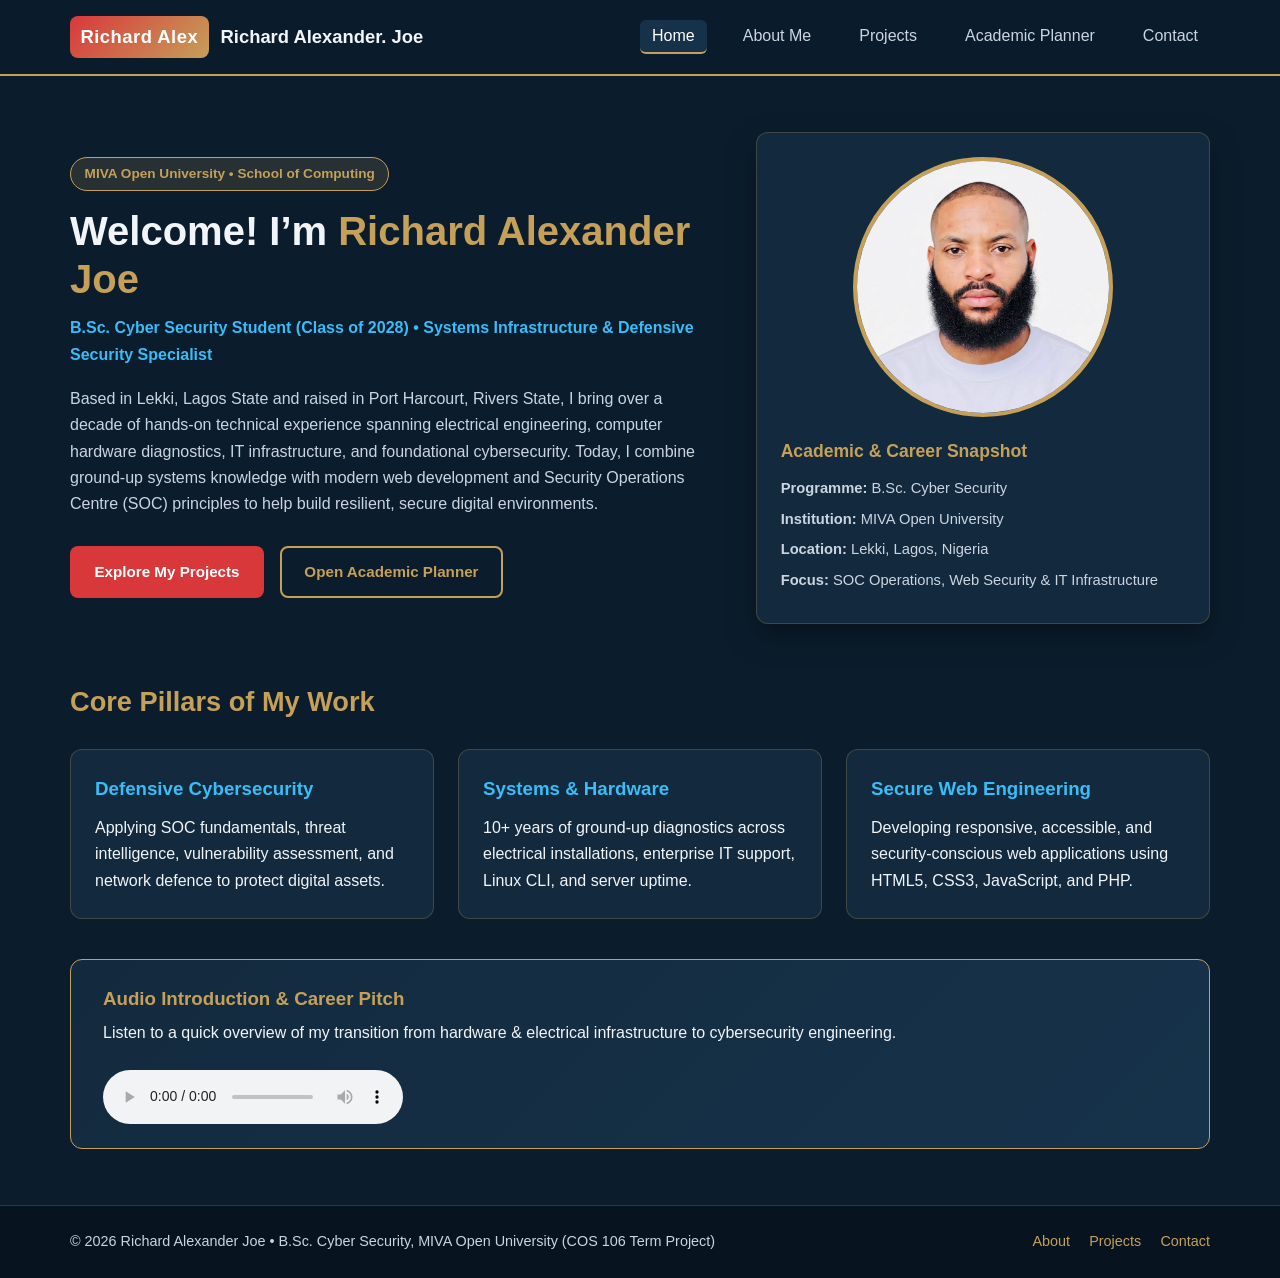
<file: index.html>
<!DOCTYPE html>
<html lang="en">
<head>
  <meta charset="UTF-8" />
  <meta name="viewport" content="width=device-width, initial-scale=1.0" />
  <title>Richard Alexander Joe | Cybersecurity & Web Portfolio</title>
  <link rel="stylesheet" href="style.css" />
</head>
<body>
  <header class="site-header">
    <nav class="navbar container" aria-label="Main Navigation">
      <a href="index.html" class="brand">
        <span class="brand-badge">Richard Alex</span>
        <span>Richard Alexander. Joe</span>
      </a>
      <button class="menu-toggle" id="menuToggle" aria-label="Toggle Navigation">☰</button>
      <ul class="nav-links" id="navLinks">
        <li><a href="index.html" class="active">Home</a></li>
        <li><a href="about.html">About Me</a></li>
        <li><a href="projects.html">Projects</a></li>
        <li><a href="planner.html">Academic Planner</a></li>
        <li><a href="contact.html">Contact</a></li>
      </ul>
    </nav>
  </header>

  <main>
    <section class="hero container">
      <div class="hero-content fade-in">
        <span class="pill-tag">MIVA Open University • School of Computing</span>
        <h1>Welcome! I’m <span class="highlight">Richard Alexander Joe</span></h1>
        <p class="subtitle">
          B.Sc. Cyber Security Student (Class of 2028) &bull; Systems Infrastructure &amp; Defensive Security Specialist
        </p>
        <p class="bio-text">
          Based in Lekki, Lagos State and raised in Port Harcourt, Rivers State, I bring over a decade of hands-on technical experience spanning electrical engineering, computer hardware diagnostics, IT infrastructure, and foundational cybersecurity. Today, I combine ground-up systems knowledge with modern web development and Security Operations Centre (SOC) principles to help build resilient, secure digital environments.
        </p>
        <div class="hero-actions">
          <a href="projects.html" class="btn btn-primary">Explore My Projects</a>
          <a href="planner.html" class="btn btn-outline">Open Academic Planner</a>
        </div>
      </div>

      <aside class="hero-card fade-in">
        <div class="profile-frame">
          <img 
            src="profile.jpg" 
            alt="Portrait of Richard Alexander Joe" 
            onerror="this.src='data:image/svg+xml;utf8,<svg xmlns=%22http://www.w3.org/2000/svg%22 width=%22320%22 height=%22320%22 viewBox=%220 0 320 320%22><rect width=%22320%22 height=%22320%22 fill=%22%230F2537%22/><circle cx=%22160%22 cy=%22120%22 r=%2255%22 fill=%22%23C5A059%22/><path d=%22M65 280 C65 215, 255 215, 255 280%22 fill=%22%23C5A059%22/><text x=%22160%22 y=%22305%22 font-family=%22Arial%22 font-size=%2214%22 fill=%22%23ffffff%22 text-anchor=%22middle%22>Richard Alexander Joe</text></svg>'"
          />
        </div>
        <div class="profile-meta">
          <h3>Academic &amp; Career Snapshot</h3>
          <ul>
            <li><strong>Programme:</strong> B.Sc. Cyber Security</li>
            <li><strong>Institution:</strong> MIVA Open University</li>
            <li><strong>Location:</strong> Lekki, Lagos, Nigeria</li>
            <li><strong>Focus:</strong> SOC Operations, Web Security &amp; IT Infrastructure</li>
          </ul>
        </div>
      </aside>
    </section>

    <section class="highlights-section container">
      <h2 class="section-title">Core Pillars of My Work</h2>
      <div class="grid-3">
        <article class="card">
          <h3>Defensive Cybersecurity</h3>
          <p>Applying SOC fundamentals, threat intelligence, vulnerability assessment, and network defence to protect digital assets.</p>
        </article>
        <article class="card">
          <h3>Systems &amp; Hardware</h3>
          <p>10+ years of ground-up diagnostics across electrical installations, enterprise IT support, Linux CLI, and server uptime.</p>
        </article>
        <article class="card">
          <h3>Secure Web Engineering</h3>
          <p>Developing responsive, accessible, and security-conscious web applications using HTML5, CSS3, JavaScript, and PHP.</p>
        </article>
      </div>
    </section>

    <!-- Multimedia Requirement (HTML5 Audio) -->
    <section class="media-section container">
      <div class="media-box">
        <div>
          <h3>Audio Introduction &amp; Career Pitch</h3>
          <p>Listen to a quick overview of my transition from hardware &amp; electrical infrastructure to cybersecurity engineering.</p>
        </div>
        <audio controls preload="metadata">
          <source src="intro-audio.ogg" type="audio/ogg" />
          Your browser does not support the HTML5 audio element.
        </audio>
      </div>
    </section>
  </main>

  <footer class="site-footer">
    <div class="container footer-content">
      <p>&copy; <span id="year"></span> Richard Alexander Joe &bull; B.Sc. Cyber Security, MIVA Open University (COS 106 Term Project)</p>
      <div class="footer-links">
        <a href="about.html">About</a>
        <a href="projects.html">Projects</a>
        <a href="contact.html">Contact</a>
      </div>
    </div>
  </footer>

  <script src="script.js"></script>
</body>
</html>
</file>
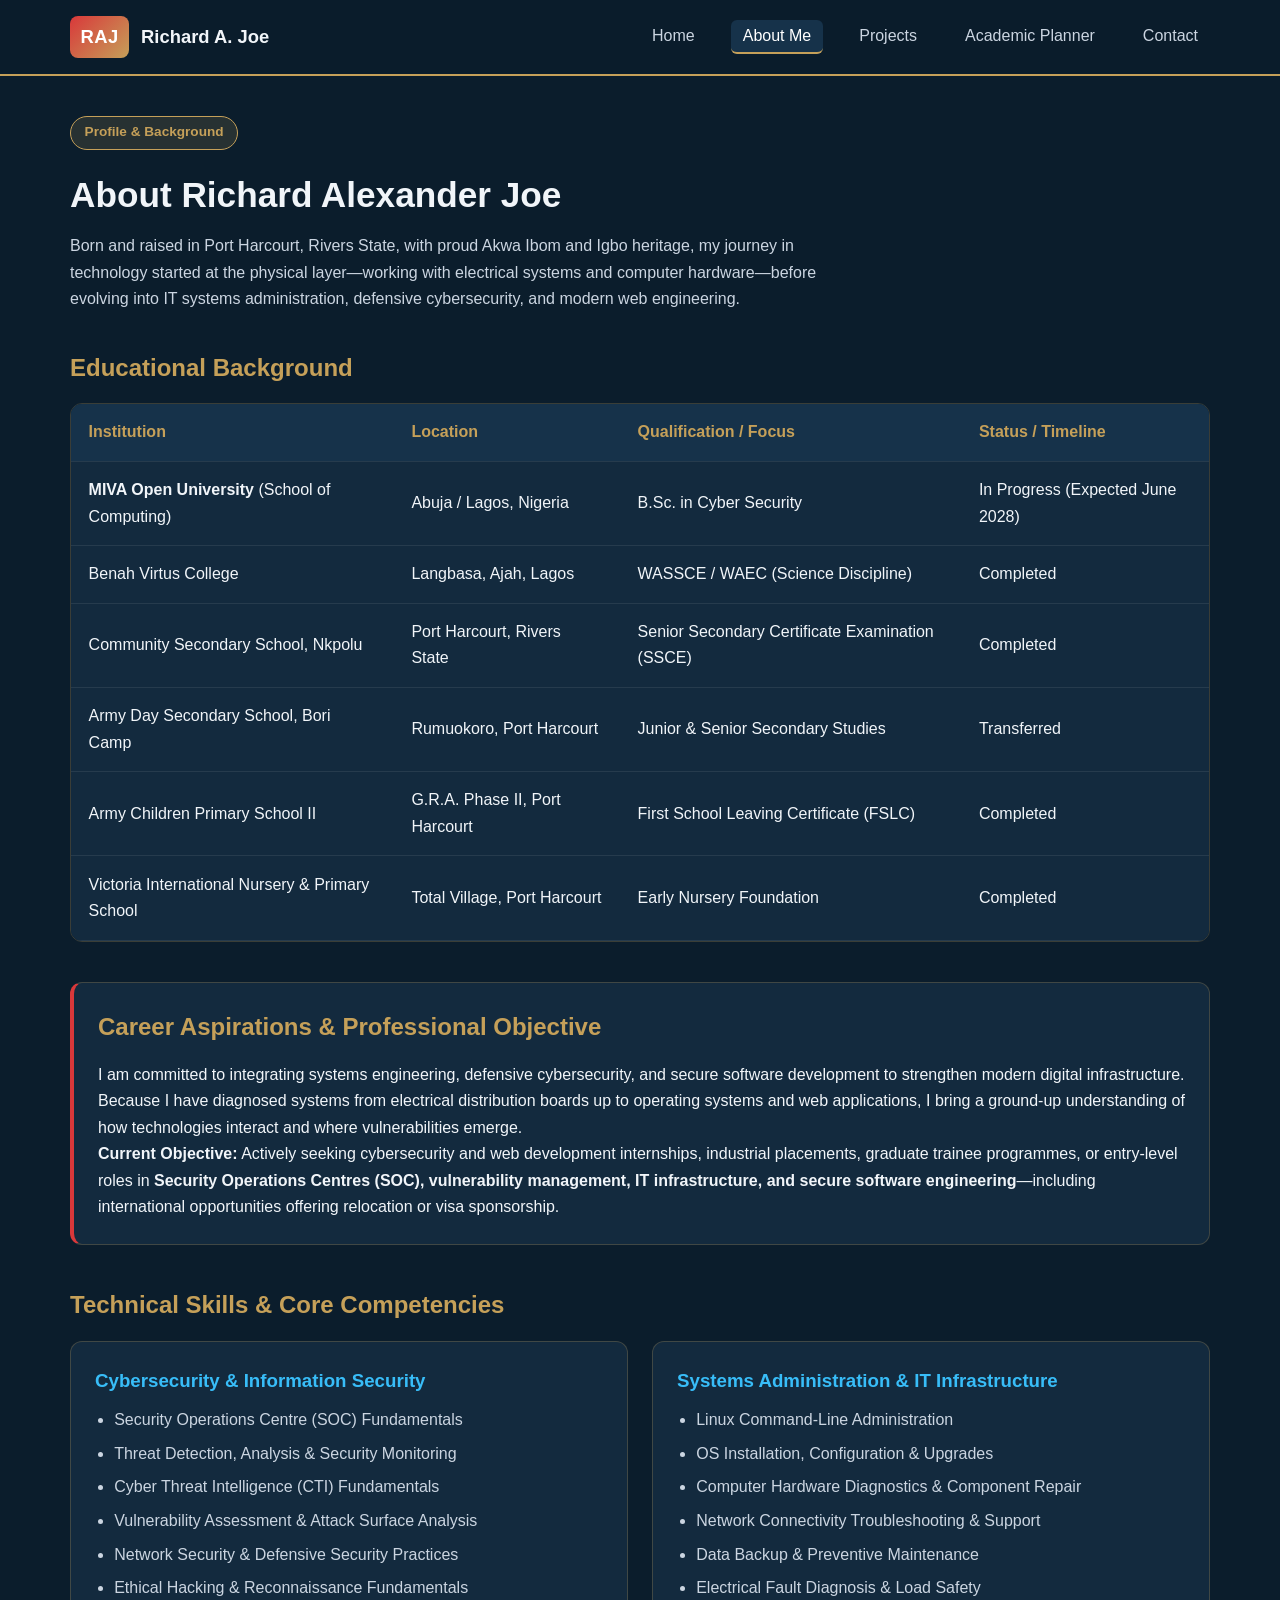
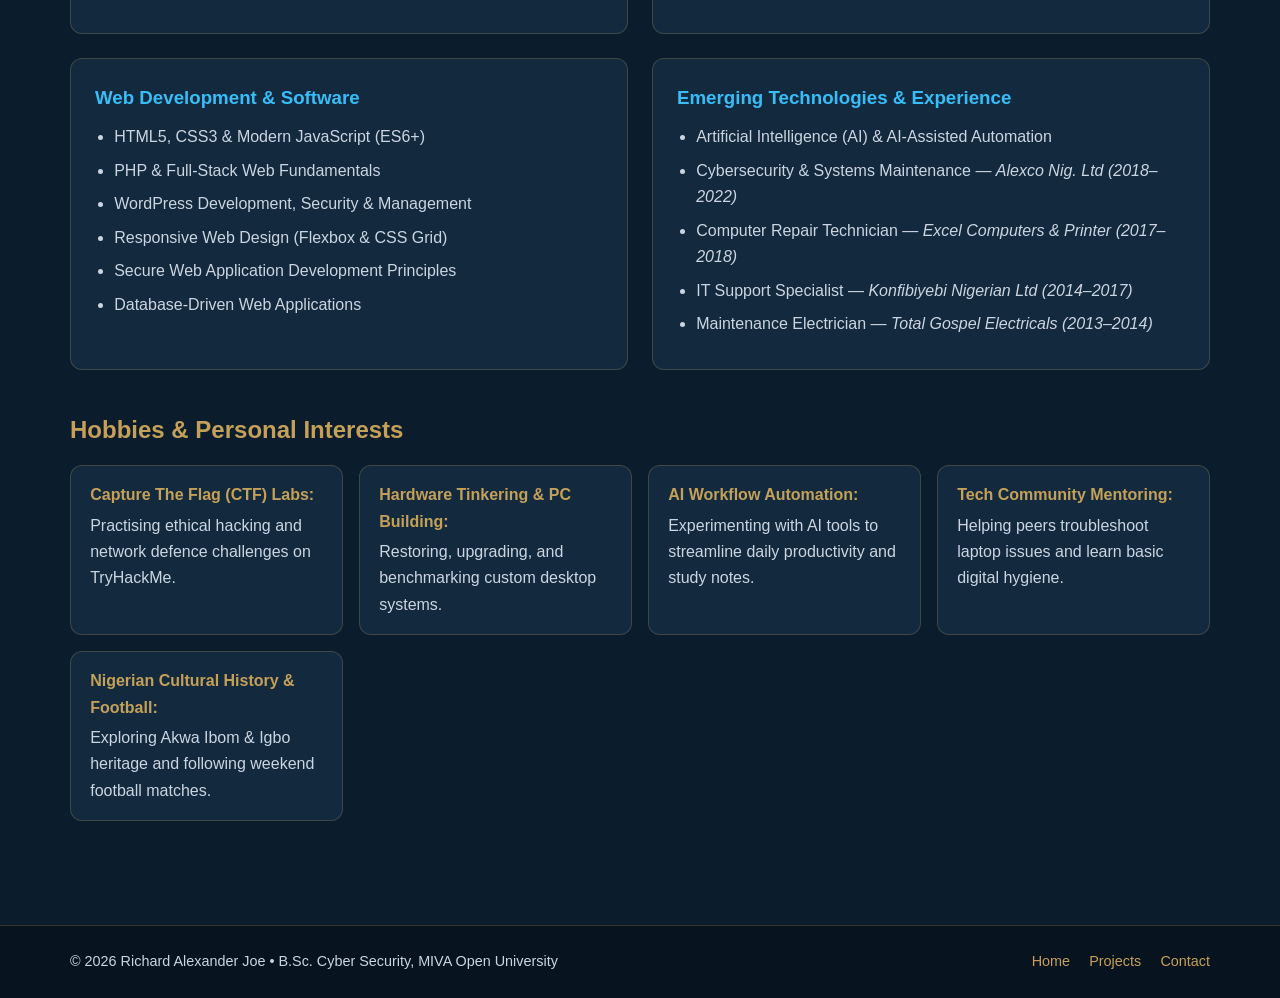
<file: about.html>
<!DOCTYPE html>
<html lang="en">
<head>
  <meta charset="UTF-8" />
  <meta name="viewport" content="width=device-width, initial-scale=1.0" />
  <title>About Me | Richard Alexander Joe</title>
  <link rel="stylesheet" href="style.css" />
</head>
<body>
  <header class="site-header">
    <nav class="navbar container" aria-label="Main Navigation">
      <a href="index.html" class="brand">
        <span class="brand-badge">RAJ</span>
        <span>Richard A. Joe</span>
      </a>
      <button class="menu-toggle" id="menuToggle" aria-label="Toggle Navigation">☰</button>
      <ul class="nav-links" id="navLinks">
        <li><a href="index.html">Home</a></li>
        <li><a href="about.html" class="active">About Me</a></li>
        <li><a href="projects.html">Projects</a></li>
        <li><a href="planner.html">Academic Planner</a></li>
        <li><a href="contact.html">Contact</a></li>
      </ul>
    </nav>
  </header>

  <main class="container page-content">
    <section class="page-header">
      <span class="pill-tag">Profile &amp; Background</span>
      <h1>About Richard Alexander Joe</h1>
      <p>
        Born and raised in Port Harcourt, Rivers State, with proud Akwa Ibom and Igbo heritage, my journey in technology started at the physical layer—working with electrical systems and computer hardware—before evolving into IT systems administration, defensive cybersecurity, and modern web engineering.
      </p>
    </section>

    <!-- Educational Background Table (Satisfies HTML Table Requirement) -->
    <section class="section-block">
      <h2>Educational Background</h2>
      <div class="table-wrapper">
        <table class="data-table">
          <thead>
            <tr>
              <th>Institution</th>
              <th>Location</th>
              <th>Qualification / Focus</th>
              <th>Status / Timeline</th>
            </tr>
          </thead>
          <tbody>
            <tr>
              <td><strong>MIVA Open University</strong> (School of Computing)</td>
              <td>Abuja / Lagos, Nigeria</td>
              <td>B.Sc. in Cyber Security</td>
              <td>In Progress (Expected June 2028)</td>
            </tr>
            <tr>
              <td>Benah Virtus College</td>
              <td>Langbasa, Ajah, Lagos</td>
              <td>WASSCE / WAEC (Science Discipline)</td>
              <td>Completed</td>
            </tr>
            <tr>
              <td>Community Secondary School, Nkpolu</td>
              <td>Port Harcourt, Rivers State</td>
              <td>Senior Secondary Certificate Examination (SSCE)</td>
              <td>Completed</td>
            </tr>
            <tr>
              <td>Army Day Secondary School, Bori Camp</td>
              <td>Rumuokoro, Port Harcourt</td>
              <td>Junior &amp; Senior Secondary Studies</td>
              <td>Transferred</td>
            </tr>
            <tr>
              <td>Army Children Primary School II</td>
              <td>G.R.A. Phase II, Port Harcourt</td>
              <td>First School Leaving Certificate (FSLC)</td>
              <td>Completed</td>
            </tr>
            <tr>
              <td>Victoria International Nursery &amp; Primary School</td>
              <td>Total Village, Port Harcourt</td>
              <td>Early Nursery Foundation</td>
              <td>Completed</td>
            </tr>
          </tbody>
        </table>
      </div>
    </section>

    <!-- Career Aspirations -->
    <section class="section-block card accent-border">
      <h2>Career Aspirations &amp; Professional Objective</h2>
      <p>
        I am committed to integrating systems engineering, defensive cybersecurity, and secure software development to strengthen modern digital infrastructure. Because I have diagnosed systems from electrical distribution boards up to operating systems and web applications, I bring a ground-up understanding of how technologies interact and where vulnerabilities emerge.
      </p>
      <p>
        <strong>Current Objective:</strong> Actively seeking cybersecurity and web development internships, industrial placements, graduate trainee programmes, or entry-level roles in <strong>Security Operations Centres (SOC), vulnerability management, IT infrastructure, and secure software engineering</strong>—including international opportunities offering relocation or visa sponsorship.
      </p>
    </section>

    <!-- Technical Skills Grid -->
    <section class="section-block">
      <h2>Technical Skills &amp; Core Competencies</h2>
      <div class="grid-2">
        <article class="card">
          <h3>Cybersecurity &amp; Information Security</h3>
          <ul class="styled-list">
            <li>Security Operations Centre (SOC) Fundamentals</li>
            <li>Threat Detection, Analysis &amp; Security Monitoring</li>
            <li>Cyber Threat Intelligence (CTI) Fundamentals</li>
            <li>Vulnerability Assessment &amp; Attack Surface Analysis</li>
            <li>Network Security &amp; Defensive Security Practices</li>
            <li>Ethical Hacking &amp; Reconnaissance Fundamentals</li>
          </ul>
        </article>

        <article class="card">
          <h3>Systems Administration &amp; IT Infrastructure</h3>
          <ul class="styled-list">
            <li>Linux Command-Line Administration</li>
            <li>OS Installation, Configuration &amp; Upgrades</li>
            <li>Computer Hardware Diagnostics &amp; Component Repair</li>
            <li>Network Connectivity Troubleshooting &amp; Support</li>
            <li>Data Backup &amp; Preventive Maintenance</li>
            <li>Electrical Fault Diagnosis &amp; Load Safety</li>
          </ul>
        </article>

        <article class="card">
          <h3>Web Development &amp; Software</h3>
          <ul class="styled-list">
            <li>HTML5, CSS3 &amp; Modern JavaScript (ES6+)</li>
            <li>PHP &amp; Full-Stack Web Fundamentals</li>
            <li>WordPress Development, Security &amp; Management</li>
            <li>Responsive Web Design (Flexbox &amp; CSS Grid)</li>
            <li>Secure Web Application Development Principles</li>
            <li>Database-Driven Web Applications</li>
          </ul>
        </article>

        <article class="card">
          <h3>Emerging Technologies &amp; Experience</h3>
          <ul class="styled-list">
            <li>Artificial Intelligence (AI) &amp; AI-Assisted Automation</li>
            <li>Cybersecurity &amp; Systems Maintenance — <em>Alexco Nig. Ltd (2018–2022)</em></li>
            <li>Computer Repair Technician — <em>Excel Computers &amp; Printer (2017–2018)</em></li>
            <li>IT Support Specialist — <em>Konfibiyebi Nigerian Ltd (2014–2017)</em></li>
            <li>Maintenance Electrician — <em>Total Gospel Electricals (2013–2014)</em></li>
          </ul>
        </article>
      </div>
    </section>

    <!-- Hobbies & Interests -->
    <section class="section-block">
      <h2>Hobbies &amp; Personal Interests</h2>
      <div class="hobbies-grid">
        <div class="hobby-chip"><strong>Capture The Flag (CTF) Labs:</strong> Practising ethical hacking and network defence challenges on TryHackMe.</div>
        <div class="hobby-chip"><strong>Hardware Tinkering &amp; PC Building:</strong> Restoring, upgrading, and benchmarking custom desktop systems.</div>
        <div class="hobby-chip"><strong>AI Workflow Automation:</strong> Experimenting with AI tools to streamline daily productivity and study notes.</div>
        <div class="hobby-chip"><strong>Tech Community Mentoring:</strong> Helping peers troubleshoot laptop issues and learn basic digital hygiene.</div>
        <div class="hobby-chip"><strong>Nigerian Cultural History &amp; Football:</strong> Exploring Akwa Ibom &amp; Igbo heritage and following weekend football matches.</div>
      </div>
    </section>
  </main>

  <footer class="site-footer">
    <div class="container footer-content">
      <p>&copy; <span id="year"></span> Richard Alexander Joe &bull; B.Sc. Cyber Security, MIVA Open University</p>
      <div class="footer-links">
        <a href="index.html">Home</a>
        <a href="projects.html">Projects</a>
        <a href="contact.html">Contact</a>
      </div>
    </div>
  </footer>

  <script src="script.js"></script>
</body>
</html>
</file>
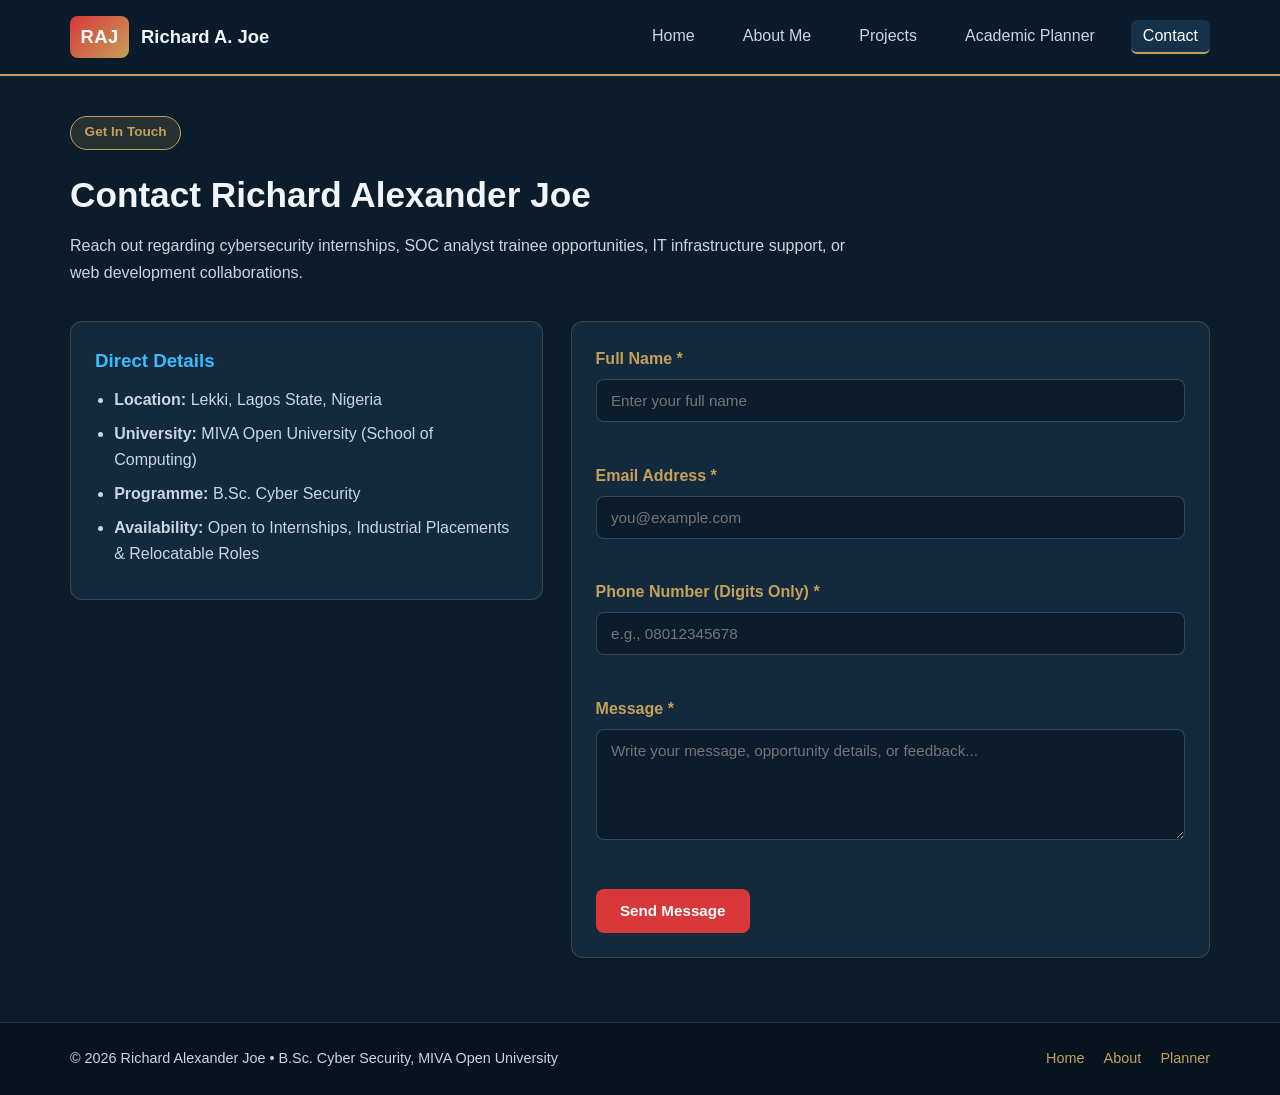
<file: contact.html>
<!DOCTYPE html>
<html lang="en">
<head>
  <meta charset="UTF-8" />
  <meta name="viewport" content="width=device-width, initial-scale=1.0" />
  <title>Contact | Richard Alexander Joe</title>
  <link rel="stylesheet" href="style.css" />
</head>
<body>
  <header class="site-header">
    <nav class="navbar container" aria-label="Main Navigation">
      <a href="index.html" class="brand">
        <span class="brand-badge">RAJ</span>
        <span>Richard A. Joe</span>
      </a>
      <button class="menu-toggle" id="menuToggle" aria-label="Toggle Navigation">☰</button>
      <ul class="nav-links" id="navLinks">
        <li><a href="index.html">Home</a></li>
        <li><a href="about.html">About Me</a></li>
        <li><a href="projects.html">Projects</a></li>
        <li><a href="planner.html">Academic Planner</a></li>
        <li><a href="contact.html" class="active">Contact</a></li>
      </ul>
    </nav>
  </header>

  <main class="container page-content">
    <section class="page-header">
      <span class="pill-tag">Get In Touch</span>
      <h1>Contact Richard Alexander Joe</h1>
      <p>
        Reach out regarding cybersecurity internships, SOC analyst trainee opportunities, IT infrastructure support, or web development collaborations.
      </p>
    </section>

    <div class="contact-layout">
      <aside class="card contact-info">
        <h3>Direct Details</h3>
        <ul class="styled-list">
          <li><strong>Location:</strong> Lekki, Lagos State, Nigeria</li>
          <li><strong>University:</strong> MIVA Open University (School of Computing)</li>
          <li><strong>Programme:</strong> B.Sc. Cyber Security</li>
          <li><strong>Availability:</strong> Open to Internships, Industrial Placements &amp; Relocatable Roles</li>
        </ul>
      </aside>

      <form id="contactForm" class="card contact-form" novalidate>
        <div class="form-group">
          <label for="fullName">Full Name *</label>
          <input type="text" id="fullName" name="fullName" placeholder="Enter your full name" />
          <small class="error-text" id="nameError"></small>
        </div>

        <div class="form-group">
          <label for="emailAddress">Email Address *</label>
          <input type="email" id="emailAddress" name="emailAddress" placeholder="you@example.com" />
          <small class="error-text" id="emailError"></small>
        </div>

        <div class="form-group">
          <label for="phoneNumber">Phone Number (Digits Only) *</label>
          <input type="tel" id="phoneNumber" name="phoneNumber" placeholder="e.g., 08012345678" />
          <small class="error-text" id="phoneError"></small>
        </div>

        <div class="form-group">
          <label for="messageBox">Message *</label>
          <textarea id="messageBox" name="messageBox" rows="5" placeholder="Write your message, opportunity details, or feedback..."></textarea>
          <small class="error-text" id="messageError"></small>
        </div>

        <button type="submit" class="btn btn-primary">Send Message</button>
        <div id="formSuccess" class="success-banner" role="status" aria-live="polite"></div>
      </form>
    </div>
  </main>

  <footer class="site-footer">
    <div class="container footer-content">
      <p>&copy; <span id="year"></span> Richard Alexander Joe &bull; B.Sc. Cyber Security, MIVA Open University</p>
      <div class="footer-links">
        <a href="index.html">Home</a>
        <a href="about.html">About</a>
        <a href="planner.html">Planner</a>
      </div>
    </div>
  </footer>

  <script src="script.js"></script>
</body>
</html>
</file>
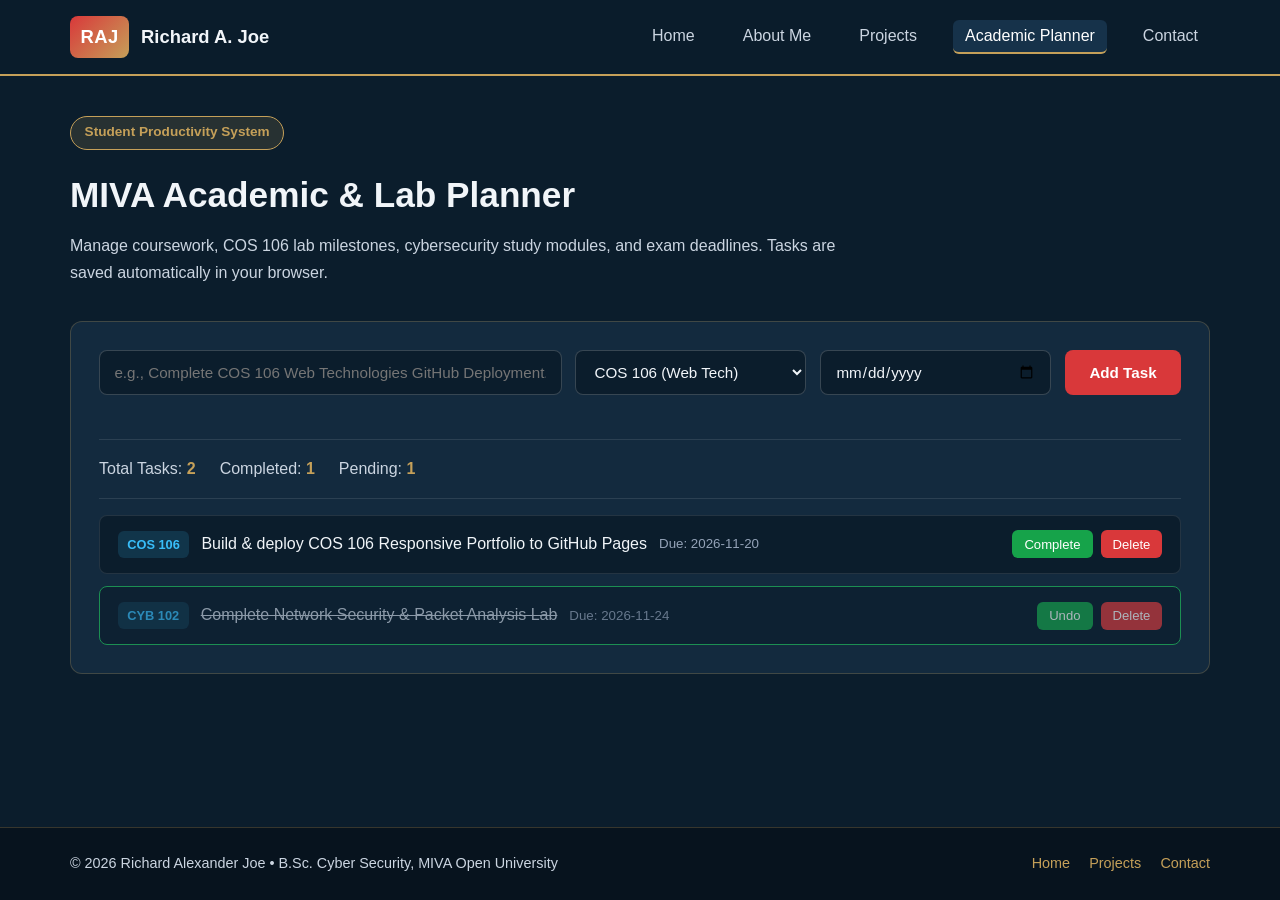
<file: planner.html>
<!DOCTYPE html>
<html lang="en">
<head>
  <meta charset="UTF-8" />
  <meta name="viewport" content="width=device-width, initial-scale=1.0" />
  <title>Academic Planner | Richard Alexander Joe</title>
  <link rel="stylesheet" href="style.css" />
</head>
<body>
  <header class="site-header">
    <nav class="navbar container" aria-label="Main Navigation">
      <a href="index.html" class="brand">
        <span class="brand-badge">RAJ</span>
        <span>Richard A. Joe</span>
      </a>
      <button class="menu-toggle" id="menuToggle" aria-label="Toggle Navigation">☰</button>
      <ul class="nav-links" id="navLinks">
        <li><a href="index.html">Home</a></li>
        <li><a href="about.html">About Me</a></li>
        <li><a href="projects.html">Projects</a></li>
        <li><a href="planner.html" class="active">Academic Planner</a></li>
        <li><a href="contact.html">Contact</a></li>
      </ul>
    </nav>
  </header>

  <main class="container page-content">
    <section class="page-header">
      <span class="pill-tag">Student Productivity System</span>
      <h1>MIVA Academic &amp; Lab Planner</h1>
      <p>
        Manage coursework, COS 106 lab milestones, cybersecurity study modules, and exam deadlines. Tasks are saved automatically in your browser.
      </p>
    </section>

    <section class="planner-wrapper">
      <form id="taskForm" class="task-form" novalidate>
        <div class="form-row">
          <input 
            type="text" 
            id="taskInput" 
            placeholder="e.g., Complete COS 106 Web Technologies GitHub Deployment..." 
            aria-label="Task description"
            required
          />
          <select id="courseSelect" aria-label="Course Code">
            <option value="COS 106">COS 106 (Web Tech)</option>
            <option value="CYB 102">CYB 102 (Cyber Security)</option>
            <option value="MTH 101">MTH 101 (Mathematics)</option>
            <option value="SOC Lab">SOC / CTF Lab</option>
          </select>
          <input type="date" id="dueDateInput" aria-label="Due Date" />
          <button type="submit" class="btn btn-primary">Add Task</button>
        </div>
        <p id="plannerFeedback" class="feedback-msg" role="alert"></p>
      </form>

      <div class="planner-stats">
        <span>Total Tasks: <strong id="totalCount">0</strong></span>
        <span>Completed: <strong id="completedCount">0</strong></span>
        <span>Pending: <strong id="pendingCount">0</strong></span>
      </div>

      <ul id="taskList" class="task-list" aria-live="polite"></ul>
    </section>
  </main>

  <footer class="site-footer">
    <div class="container footer-content">
      <p>&copy; <span id="year"></span> Richard Alexander Joe &bull; B.Sc. Cyber Security, MIVA Open University</p>
      <div class="footer-links">
        <a href="index.html">Home</a>
        <a href="projects.html">Projects</a>
        <a href="contact.html">Contact</a>
      </div>
    </div>
  </footer>

  <script src="script.js"></script>
</body>
</html>
</file>
<file: style.css>
/* =========================================================
   COS 106 Term Project - Richard Alexander Joe
   Color Theme: MIVA Navy (#0B1D2C), Slate (#132A3E),
                MIVA Gold (#C5A059), MIVA Red (#D9383A),
                Clean Minimalist Sky Accent (#38BDF8)
   ========================================================= */

:root {
  --bg-primary: #0b1d2c;
  --bg-secondary: #132a3e;
  --bg-card: #16324a;
  --text-main: #f1f5f9;
  --text-muted: #cbd5e1;
  --miva-gold: #c5a059;
  --miva-red: #d9383a;
  --accent-blue: #38bdf8;
  --border-color: rgba(197, 160, 89, 0.25);
  --radius: 12px;
  --transition: all 0.28s ease;
}

* {
  box-sizing: border-box;
  margin: 0;
  padding: 0;
}

body {
  font-family: "Segoe UI", Roboto, Helvetica, Arial, sans-serif;
  background-color: var(--bg-primary);
  color: var(--text-main);
  line-height: 1.65;
  min-height: 100vh;
  display: flex;
  flex-direction: column;
}

main {
  flex: 1;
}

.container {
  width: 92%;
  max-width: 1140px;
  margin: 0 auto;
}

/* Header & Navigation */
.site-header {
  background-color: rgba(11, 29, 44, 0.96);
  border-bottom: 2px solid var(--miva-gold);
  position: sticky;
  top: 0;
  z-index: 100;
  backdrop-filter: blur(8px);
}

.navbar {
  display: flex;
  justify-content: space-between;
  align-items: center;
  padding: 1rem 0;
}

.brand {
  display: flex;
  align-items: center;
  gap: 0.75rem;
  text-decoration: none;
  color: var(--text-main);
  font-weight: 700;
  font-size: 1.15rem;
}

.brand-badge {
  background: linear-gradient(135deg, var(--miva-red), var(--miva-gold));
  color: #ffffff;
  padding: 0.35rem 0.65rem;
  border-radius: 8px;
  font-weight: 800;
  letter-spacing: 0.5px;
}

.nav-links {
  list-style: none;
  display: flex;
  gap: 1.5rem;
}

.nav-links a {
  text-decoration: none;
  color: var(--text-muted);
  font-weight: 500;
  padding: 0.45rem 0.75rem;
  border-radius: 6px;
  transition: var(--transition);
}

.nav-links a:hover,
.nav-links a.active {
  color: #ffffff;
  background-color: var(--bg-card);
  border-bottom: 2px solid var(--miva-gold);
}

.menu-toggle {
  display: none;
  background: transparent;
  border: 1px solid var(--miva-gold);
  color: var(--miva-gold);
  font-size: 1.35rem;
  padding: 0.25rem 0.6rem;
  border-radius: 6px;
  cursor: pointer;
}

/* Hero Section */
.hero {
  display: grid;
  grid-template-columns: 1.35fr 0.95fr;
  gap: 2.5rem;
  align-items: center;
  padding: 3.5rem 0;
}

.pill-tag {
  display: inline-block;
  background-color: rgba(197, 160, 89, 0.15);
  color: var(--miva-gold);
  border: 1px solid var(--miva-gold);
  padding: 0.3rem 0.85rem;
  border-radius: 999px;
  font-size: 0.85rem;
  font-weight: 600;
  margin-bottom: 1rem;
}

.hero h1 {
  font-size: 2.5rem;
  line-height: 1.2;
  margin-bottom: 0.75rem;
}

.highlight {
  color: var(--miva-gold);
}

.subtitle {
  color: var(--accent-blue);
  font-weight: 600;
  margin-bottom: 1.1rem;
}

.bio-text {
  color: var(--text-muted);
  margin-bottom: 1.75rem;
}

.hero-actions {
  display: flex;
  flex-wrap: wrap;
  gap: 1rem;
}

/* Buttons */
.btn {
  display: inline-block;
  padding: 0.72rem 1.4rem;
  border-radius: 8px;
  font-weight: 600;
  text-decoration: none;
  cursor: pointer;
  border: 2px solid transparent;
  transition: var(--transition);
  font-size: 0.95rem;
}

.btn-sm {
  padding: 0.45rem 0.95rem;
  font-size: 0.85rem;
}

.btn-primary {
  background-color: var(--miva-red);
  color: #ffffff;
}

.btn-primary:hover {
  background-color: #b92b2d;
  transform: translateY(-2px);
}

.btn-outline {
  border-color: var(--miva-gold);
  color: var(--miva-gold);
  background: transparent;
}

.btn-outline:hover {
  background-color: var(--miva-gold);
  color: var(--bg-primary);
  transform: translateY(-2px);
}

/* Profile Card */
.hero-card {
  background-color: var(--bg-secondary);
  border: 1px solid var(--border-color);
  border-radius: var(--radius);
  padding: 1.5rem;
  box-shadow: 0 12px 30px rgba(0, 0, 0, 0.35);
}

.profile-frame {
  width: 100%;
  max-width: 260px;
  margin: 0 auto 1.25rem;
  border-radius: 50%;
  overflow: hidden;
  border: 4px solid var(--miva-gold);
  aspect-ratio: 1 / 1;
}

.profile-frame img {
  width: 100%;
  height: 100%;
  object-fit: cover;
  display: block;
}

.profile-meta h3 {
  color: var(--miva-gold);
  margin-bottom: 0.65rem;
  font-size: 1.1rem;
}

.profile-meta ul {
  list-style: none;
  font-size: 0.92rem;
  color: var(--text-muted);
}

.profile-meta li {
  margin-bottom: 0.4rem;
}

/* Cards & Grids */
.section-title {
  font-size: 1.7rem;
  margin-bottom: 1.5rem;
  color: var(--miva-gold);
}

.grid-3 {
  display: grid;
  grid-template-columns: repeat(3, 1fr);
  gap: 1.5rem;
}

.grid-2 {
  display: grid;
  grid-template-columns: repeat(2, 1fr);
  gap: 1.5rem;
}

.card {
  background-color: var(--bg-secondary);
  border: 1px solid var(--border-color);
  border-radius: var(--radius);
  padding: 1.5rem;
  transition: var(--transition);
}

.card:hover {
  transform: translateY(-4px);
  border-color: var(--miva-gold);
}

.card h3 {
  color: var(--accent-blue);
  margin-bottom: 0.65rem;
}

.accent-border {
  border-left: 4px solid var(--miva-red);
}

/* Multimedia Box */
.media-section {
  margin: 2.5rem auto 3.5rem;
}

.media-box {
  background: linear-gradient(135deg, var(--bg-secondary), var(--bg-card));
  border: 1px solid var(--miva-gold);
  border-radius: var(--radius);
  padding: 1.5rem 2rem;
  display: flex;
  justify-content: space-between;
  align-items: center;
  gap: 1.5rem;
  flex-wrap: wrap;
}

.media-box h3 {
  color: var(--miva-gold);
  margin-bottom: 0.3rem;
}

audio {
  width: 300px;
  max-width: 100%;
}

/* Subpages Layout */
.page-content {
  padding: 2.5rem 0 4rem;
}

.page-header {
  margin-bottom: 2.2rem;
}

.page-header h1 {
  font-size: 2.2rem;
  margin-bottom: 0.6rem;
}

.page-header p {
  color: var(--text-muted);
  max-width: 780px;
}

.section-block {
  margin-bottom: 2.5rem;
}

.section-block h2 {
  color: var(--miva-gold);
  margin-bottom: 1rem;
  font-size: 1.5rem;
}

/* HTML Table Styling */
.table-wrapper {
  overflow-x: auto;
  border-radius: var(--radius);
  border: 1px solid var(--border-color);
}

.data-table {
  width: 100%;
  border-collapse: collapse;
  background-color: var(--bg-secondary);
  text-align: left;
}

.data-table th,
.data-table td {
  padding: 0.95rem 1.1rem;
  border-bottom: 1px solid rgba(255, 255, 255, 0.08);
}

.data-table th {
  background-color: var(--bg-card);
  color: var(--miva-gold);
  font-weight: 700;
}

.data-table tr:hover {
  background-color: rgba(56, 189, 248, 0.06);
}

/* Lists & Hobbies */
.styled-list {
  padding-left: 1.2rem;
  color: var(--text-muted);
}

.styled-list li {
  margin-bottom: 0.45rem;
}

.hobbies-grid {
  display: grid;
  grid-template-columns: repeat(auto-fit, minmax(260px, 1fr));
  gap: 1rem;
}

.hobby-chip {
  background-color: var(--bg-secondary);
  border: 1px solid var(--border-color);
  padding: 1rem 1.2rem;
  border-radius: var(--radius);
  color: var(--text-muted);
}

.hobby-chip strong {
  color: var(--miva-gold);
  display: block;
  margin-bottom: 0.25rem;
}

/* Projects Page */
.projects-grid {
  display: grid;
  grid-template-columns: repeat(auto-fit, minmax(310px, 1fr));
  gap: 1.75rem;
}

.project-card {
  background-color: var(--bg-secondary);
  border: 1px solid var(--border-color);
  border-radius: var(--radius);
  overflow: hidden;
  display: flex;
  flex-direction: column;
  transition: var(--transition);
}

.project-card:hover {
  transform: translateY(-5px);
  border-color: var(--accent-blue);
}

.project-thumb img {
  width: 100%;
  height: 195px;
  object-fit: cover;
  display: block;
}

.project-body {
  padding: 1.4rem;
  display: flex;
  flex-direction: column;
  flex: 1;
}

.project-tag {
  font-size: 0.8rem;
  color: var(--miva-gold);
  font-weight: 700;
  text-transform: uppercase;
  margin-bottom: 0.45rem;
}

.project-body h3 {
  margin-bottom: 0.65rem;
  font-size: 1.2rem;
}

.project-body p {
  color: var(--text-muted);
  font-size: 0.94rem;
  margin-bottom: 1.3rem;
  flex: 1;
}

.project-links {
  display: flex;
  gap: 0.75rem;
  flex-wrap: wrap;
}

/* Academic Planner */
.planner-wrapper {
  background-color: var(--bg-secondary);
  border: 1px solid var(--border-color);
  border-radius: var(--radius);
  padding: 1.75rem;
}

.task-form .form-row {
  display: grid;
  grid-template-columns: 2fr 1fr 1fr auto;
  gap: 0.85rem;
}

input,
select,
textarea {
  width: 100%;
  padding: 0.75rem 0.9rem;
  border-radius: 8px;
  border: 1px solid rgba(255, 255, 255, 0.18);
  background-color: var(--bg-primary);
  color: var(--text-main);
  font-family: inherit;
  font-size: 0.95rem;
}

input:focus,
select:focus,
textarea:focus {
  outline: none;
  border-color: var(--accent-blue);
}

.feedback-msg {
  color: #f87171;
  font-size: 0.88rem;
  margin-top: 0.5rem;
  min-height: 1.2rem;
}

.planner-stats {
  display: flex;
  gap: 1.5rem;
  flex-wrap: wrap;
  padding: 1rem 0;
  margin: 1rem 0;
  border-top: 1px solid rgba(255, 255, 255, 0.1);
  border-bottom: 1px solid rgba(255, 255, 255, 0.1);
  color: var(--text-muted);
}

.planner-stats strong {
  color: var(--miva-gold);
}

.task-list {
  list-style: none;
  display: flex;
  flex-direction: column;
  gap: 0.8rem;
}

.task-item {
  background-color: var(--bg-primary);
  border: 1px solid rgba(255, 255, 255, 0.1);
  border-radius: 8px;
  padding: 0.9rem 1.1rem;
  display: flex;
  justify-content: space-between;
  align-items: center;
  gap: 1rem;
  transition: var(--transition);
}

.task-item.completed {
  opacity: 0.65;
  border-color: #22c55e;
}

.task-item.completed .task-title {
  text-decoration: line-through;
  color: var(--text-muted);
}

.task-meta {
  display: flex;
  align-items: center;
  gap: 0.75rem;
  flex-wrap: wrap;
}

.course-badge {
  background-color: rgba(56, 189, 248, 0.15);
  color: var(--accent-blue);
  padding: 0.2rem 0.6rem;
  border-radius: 6px;
  font-size: 0.8rem;
  font-weight: 700;
}

.task-actions {
  display: flex;
  gap: 0.5rem;
}

.btn-complete {
  background-color: #16a34a;
  color: #fff;
  border: none;
  padding: 0.4rem 0.75rem;
  border-radius: 6px;
  cursor: pointer;
  font-size: 0.82rem;
}

.btn-delete {
  background-color: var(--miva-red);
  color: #fff;
  border: none;
  padding: 0.4rem 0.75rem;
  border-radius: 6px;
  cursor: pointer;
  font-size: 0.82rem;
}

/* Contact Page */
.contact-layout {
  display: grid;
  grid-template-columns: 0.85fr 1.15fr;
  gap: 1.75rem;
  align-items: start;
}

.form-group {
  margin-bottom: 1.15rem;
}

.form-group label {
  display: block;
  margin-bottom: 0.4rem;
  font-weight: 600;
  color: var(--miva-gold);
}

.error-text {
  color: #f87171;
  font-size: 0.84rem;
  display: block;
  margin-top: 0.3rem;
  min-height: 1.1rem;
}

.success-banner {
  margin-top: 1rem;
  padding: 0.85rem 1rem;
  border-radius: 8px;
  background-color: rgba(22, 163, 74, 0.2);
  border: 1px solid #22c55e;
  color: #86efac;
  display: none;
}

/* Footer */
.site-footer {
  background-color: #07131e;
  border-top: 1px solid var(--border-color);
  padding: 1.5rem 0;
  margin-top: auto;
}

.footer-content {
  display: flex;
  justify-content: space-between;
  align-items: center;
  flex-wrap: wrap;
  gap: 1rem;
  font-size: 0.9rem;
  color: var(--text-muted);
}

.footer-links {
  display: flex;
  gap: 1.2rem;
}

.footer-links a {
  color: var(--miva-gold);
  text-decoration: none;
}

/* Animation */
.fade-in {
  animation: fadeInUp 0.65s ease both;
}

@keyframes fadeInUp {
  from {
    opacity: 0;
    transform: translateY(14px);
  }
  to {
    opacity: 1;
    transform: translateY(0);
  }
}

/* Responsive Breakpoints */
@media (max-width: 900px) {
  .hero,
  .contact-layout,
  .grid-3,
  .grid-2 {
    grid-template-columns: 1fr;
  }

  .task-form .form-row {
    grid-template-columns: 1fr;
  }
}

@media (max-width: 720px) {
  .menu-toggle {
    display: block;
  }

  .nav-links {
    display: none;
    flex-direction: column;
    position: absolute;
    top: 100%;
    left: 0;
    width: 100%;
    background-color: var(--bg-secondary);
    padding: 1rem 5%;
    border-bottom: 2px solid var(--miva-gold);
  }

  .nav-links.open {
    display: flex;
  }

  .hero h1 {
    font-size: 1.95rem;
  }
}
</file>
